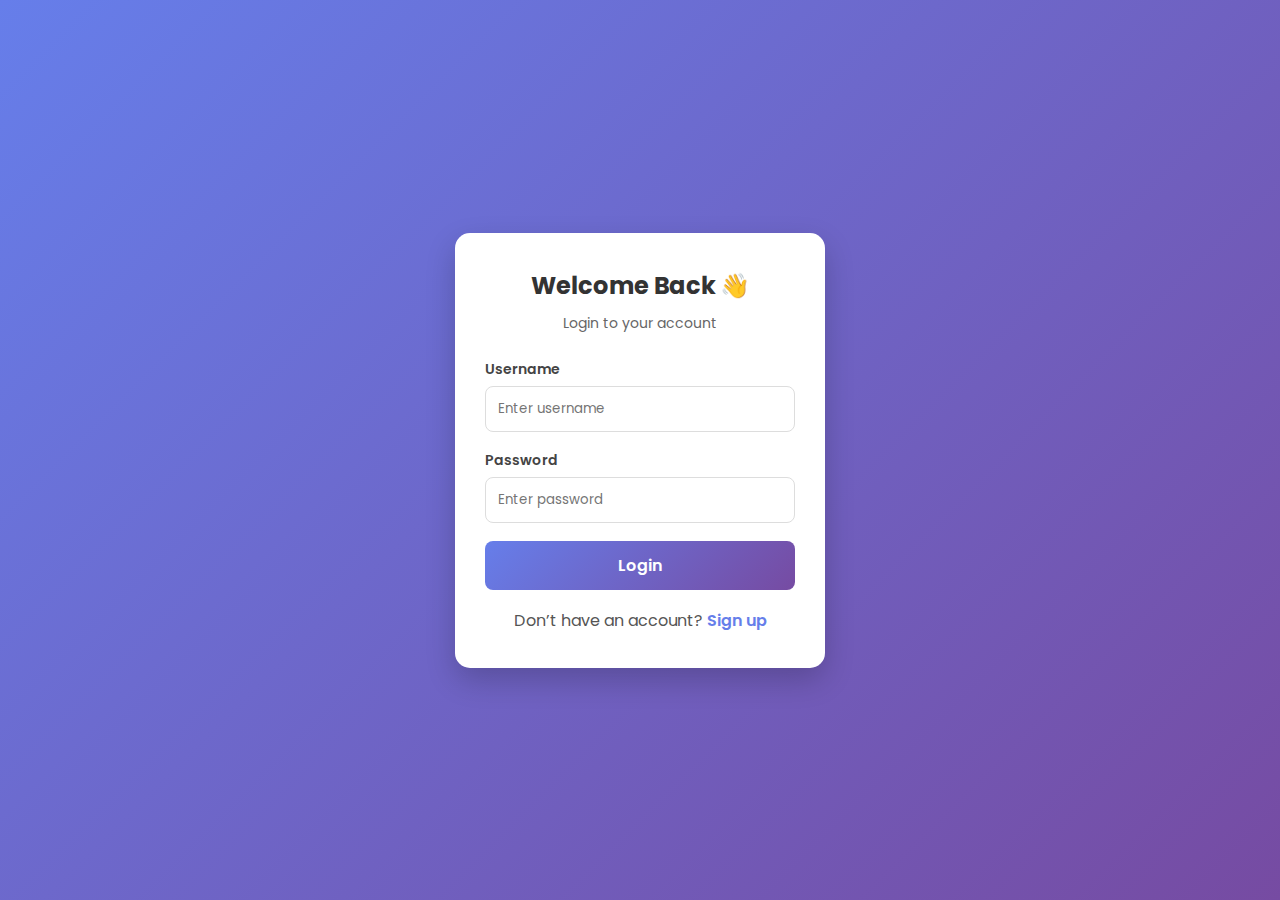
<file: index.html>
<!DOCTYPE html>
<html lang="en">
<head>
    <meta charset="UTF-8">
    <meta name="viewport" content="width=device-width, initial-scale=1.0">
    <title>Login | Smart Portal</title>
    <link rel="stylesheet" href="auth.css">
</head>
<body>
    <div class="auth-container">
        <div class="form-box">
            <h2>Welcome Back 👋</h2>
            <p class="subtitle">Login to your account</p>

            <form action="login.php" method="POST">
                <div class="input-group">
                    <label for="username">Username</label>
                    <input type="text" name="username" id="username" placeholder="Enter username" required>
                </div>

                <div class="input-group">
                    <label for="password">Password</label>
                    <input type="password" name="password" id="password" placeholder="Enter password" required>
                </div>

                <button type="submit" class="btn">Login</button>

                <p class="switch-text">Don’t have an account? 
                    <a href="signup.html">Sign up</a>
                </p>
            </form>
        </div>
    </div>
</body>
</html>
</file>
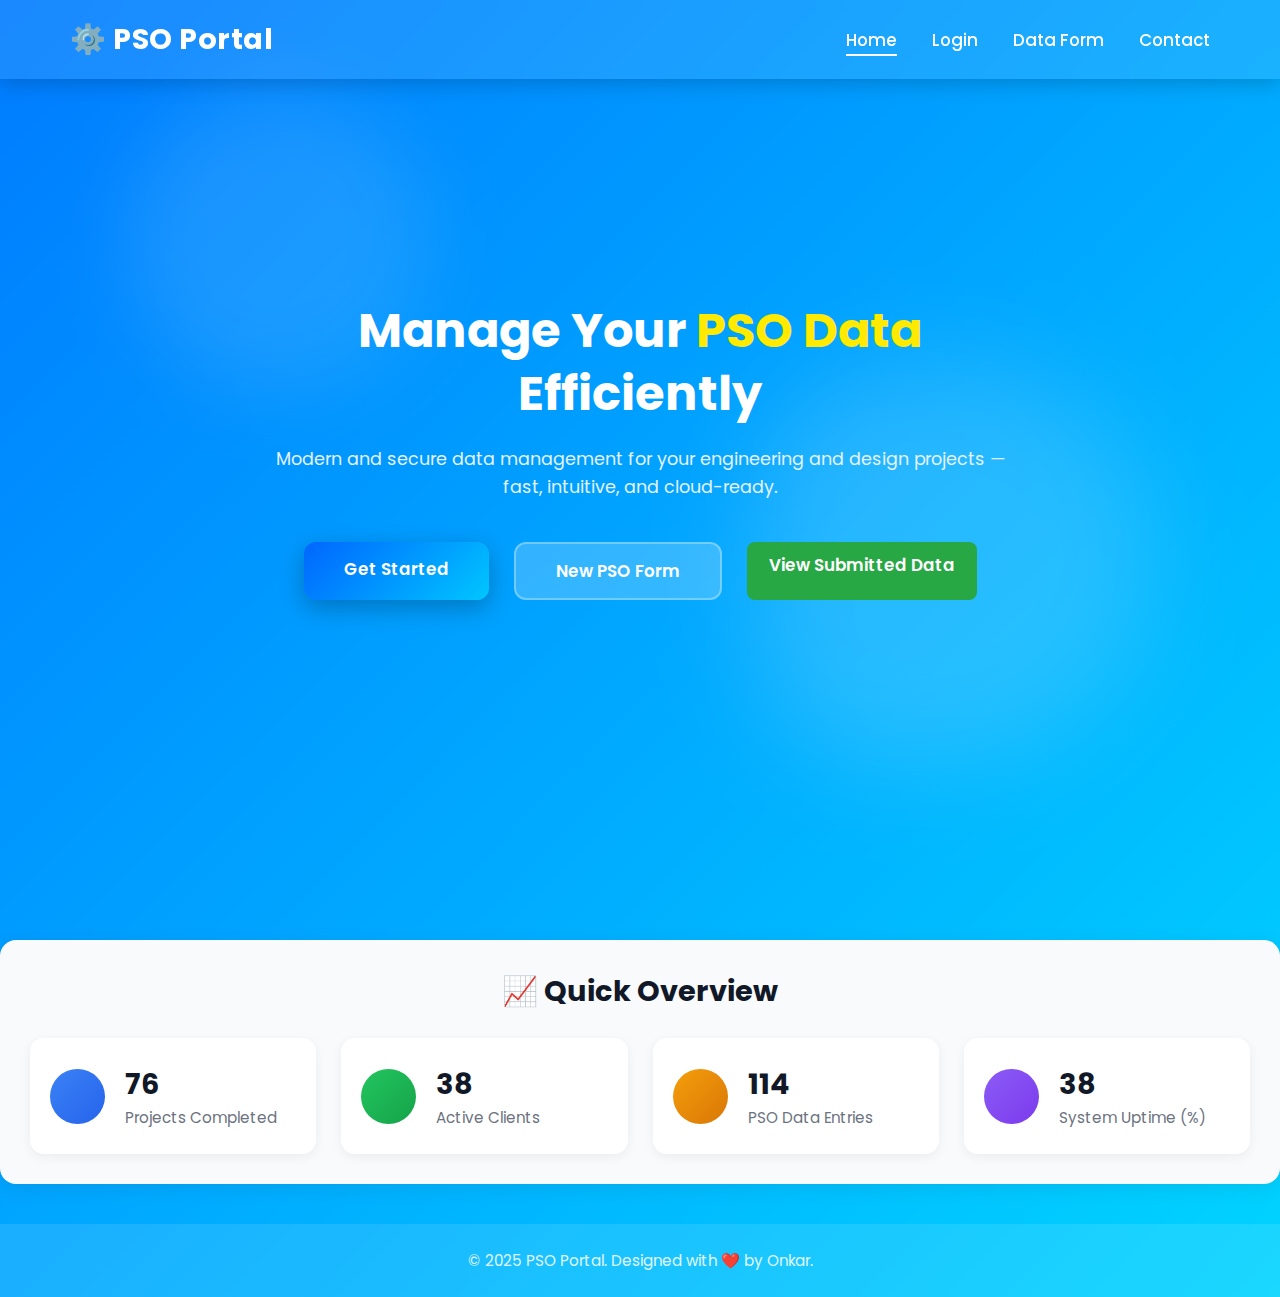
<file: home.html>
<!DOCTYPE html>
<html lang="en">
<head>
    <meta charset="UTF-8">
    <meta name="viewport" content="width=device-width, initial-scale=1.0">
    <title>Home | PSO Data Portal</title>
    <link rel="stylesheet" href="home.css">
</head>
<body>
    <header>
        <nav class="navbar">
            <div class="logo">⚙️ PSO Portal</div>
            <ul class="nav-links">
                <li><a href="home.html" class="active">Home</a></li>
                <li><a href="index.html">Login</a></li>
                <li><a href="new_form.html">Data Form</a></li>
                <li><a href="contact.html">Contact</a></li>
            </ul>
        </nav>
    </header>

    <section class="hero">
        <div class="hero-content">
            <h1>Manage Your <span>PSO Data</span> Efficiently</h1>
            <p>Modern and secure data management for your engineering and design projects — fast, intuitive, and cloud-ready.</p>
            <div class="buttons">
                <a href="index.html" class="btn primary">Get Started</a>
                <a href="new_form.html" class="btn secondary">New PSO Form</a>
                 <a href="show_pso.html" class="btn success">View Submitted Data</a>
            </div>
        </div>
        <div class="hero-graphics">
            <div class="circle"></div>
            <div class="blob"></div>
        </div>
    </section>

<!-- 📊 Dashboard Stats Overview -->
<section class="dashboard-stats">
  <h2 class="section-title">📈 Quick Overview</h2>
  <div class="stats-wrapper">
    <div class="stat-box">
      <div class="icon-circle bg-blue"><i class="fas fa-folder-open"></i></div>
      <div class="stat-info">
        <h3 class="counter" data-target="120">0</h3>
        <p>Projects Completed</p>
      </div>
    </div>

    <div class="stat-box">
      <div class="icon-circle bg-green"><i class="fas fa-users"></i></div>
      <div class="stat-info">
        <h3 class="counter" data-target="80">0</h3>
        <p>Active Clients</p>
      </div>
    </div>

    <div class="stat-box">
      <div class="icon-circle bg-orange"><i class="fas fa-database"></i></div>
      <div class="stat-info">
        <h3 class="counter" data-target="250">0</h3>
        <p>PSO Data Entries</p>
      </div>
    </div>

    <div class="stat-box">
      <div class="icon-circle bg-purple"><i class="fas fa-signal"></i></div>
      <div class="stat-info">
        <h3 class="counter" data-target="99">0</h3>
        <p>System Uptime (%)</p>
      </div>
    </div>
  </div>
</section>



    <footer>
        <p>© 2025 PSO Portal. Designed with ❤️ by Onkar.</p>
    </footer>

<script>
  // Counter animation
  document.querySelectorAll(".counter").forEach(counter => {
    counter.innerText = "0";
    const updateCounter = () => {
      const target = +counter.getAttribute("data-target");
      const current = +counter.innerText;
      const increment = target / 100;
      if (current < target) {
        counter.innerText = `${Math.ceil(current + increment)}`;
        setTimeout(updateCounter, 20);
      } else {
        counter.innerText = target;
      }
    };
    updateCounter();
  });
</script>


</body>
</html>
</file>
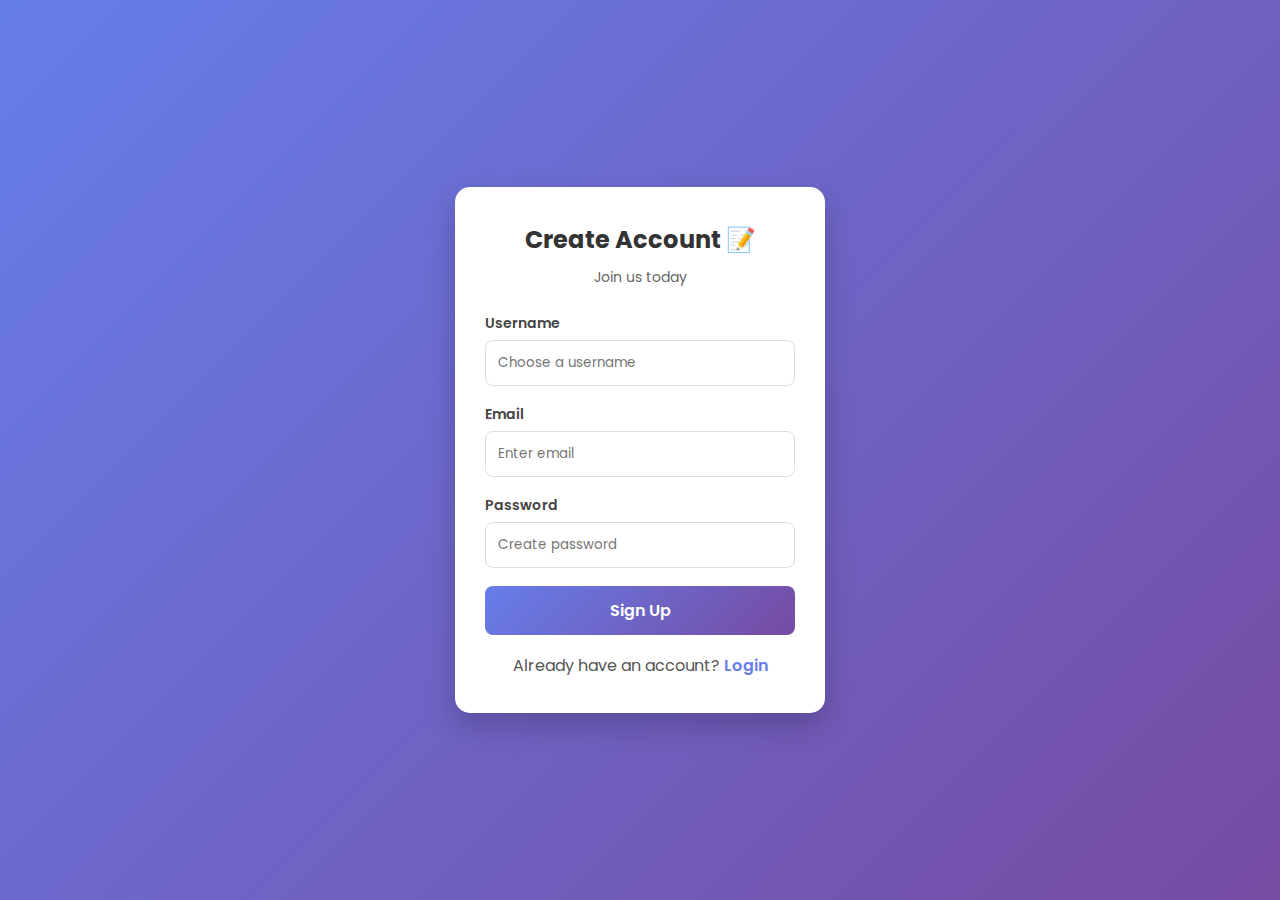
<file: signup.html>
<!DOCTYPE html>
<html lang="en">
<head>
    <meta charset="UTF-8">
    <meta name="viewport" content="width=device-width, initial-scale=1.0">
    <title>Signup | Smart Portal</title>
    <link rel="stylesheet" href="auth.css">
</head>
<body>
    <div class="auth-container">
        <div class="form-box">
            <h2>Create Account 📝</h2>
            <p class="subtitle">Join us today</p>

            <form action="signup.php" method="POST">
                <div class="input-group">
                    <label for="username">Username</label>
                    <input type="text" name="username" id="username" placeholder="Choose a username" required>
                </div>

                <div class="input-group">
                    <label for="email">Email</label>
                    <input type="email" name="email" id="email" placeholder="Enter email" required>
                </div>

                <div class="input-group">
                    <label for="password">Password</label>
                    <input type="password" name="password" id="password" placeholder="Create password" required>
                </div>

                <button type="submit" class="btn">Sign Up</button>

                <p class="switch-text">Already have an account? 
                    <a href="index.html">Login</a>
                </p>
            </form>
        </div>
    </div>
</body>
</html>
</file>
<file: auth.css>
@import url('https://fonts.googleapis.com/css2?family=Poppins:wght@400;600&display=swap');

* {
    margin: 0;
    padding: 0;
    box-sizing: border-box;
    font-family: "Poppins", sans-serif;
}

body {
    background: linear-gradient(135deg, #667eea, #764ba2);
    height: 100vh;
    display: flex;
    justify-content: center;
    align-items: center;
    animation: fadeIn 1s ease-in-out;
}

/* Card Container */
.auth-container {
    width: 100%;
    max-width: 420px;
    padding: 25px;
    animation: slideUp 1s ease;
}

/* Card Styling */
.form-box {
    background: #fff;
    border-radius: 15px;
    box-shadow: 0 12px 30px rgba(0, 0, 0, 0.2);
    padding: 35px 30px;
    transition: transform 0.4s ease, box-shadow 0.4s ease;
}

.form-box:hover {
    transform: translateY(-8px);
    box-shadow: 0 16px 40px rgba(0, 0, 0, 0.25);
}

/* Headings */
h2 {
    text-align: center;
    color: #333;
    margin-bottom: 10px;
}

.subtitle {
    text-align: center;
    color: #666;
    margin-bottom: 25px;
    font-size: 14px;
}

/* Input Fields */
.input-group {
    margin-bottom: 18px;
}

label {
    font-size: 14px;
    font-weight: 600;
    color: #444;
    display: block;
    margin-bottom: 6px;
}

input {
    width: 100%;
    padding: 12px;
    border: 1px solid #ddd;
    border-radius: 8px;
    outline: none;
    transition: all 0.3s;
}

input:focus {
    border-color: #667eea;
    box-shadow: 0 0 6px rgba(102, 126, 234, 0.5);
    transform: scale(1.02);
}

/* Button */
.btn {
    width: 100%;
    background: linear-gradient(135deg, #667eea, #764ba2);
    color: #fff;
    border: none;
    padding: 12px;
    font-size: 16px;
    border-radius: 8px;
    cursor: pointer;
    font-weight: 600;
    transition: all 0.3s ease;
}

.btn:hover {
    background: linear-gradient(135deg, #5a6be1, #6d3b9e);
    transform: scale(1.05);
}

/* Switch Text */
.switch-text {
    text-align: center;
    margin-top: 18px;
    color: #555;
}

.switch-text a {
    color: #667eea;
    text-decoration: none;
    font-weight: 600;
}

.switch-text a:hover {
    text-decoration: underline;
}

/* Animations */
@keyframes fadeIn {
    from { opacity: 0; }
    to { opacity: 1; }
}

@keyframes slideUp {
    from { transform: translateY(50px); opacity: 0; }
    to { transform: translateY(0); opacity: 1; }
}
</file>
<file: home.css>
@import url('https://fonts.googleapis.com/css2?family=Poppins:wght@400;600;700&display=swap');

* {
    margin: 0;
    padding: 0;
    box-sizing: border-box;
}

body {
    font-family: 'Poppins', sans-serif;
    background: linear-gradient(135deg, #007bff, #00d4ff);
    min-height: 100vh;
    color: #fff;
    overflow-x: hidden;
    position: relative;
}

/* Navbar */
.navbar {
    width: 100%;
    display: flex;
    justify-content: space-between;
    align-items: center;
    padding: 18px 70px;
    position: fixed;
    top: 0;
    left: 0;
    background: rgba(255, 255, 255, 0.1);
    backdrop-filter: blur(10px);
    box-shadow: 0 4px 20px rgba(0, 0, 0, 0.2);
    z-index: 100;
}

.logo {
    font-size: 1.8em;
    font-weight: 700;
    letter-spacing: 0.5px;
    color: #fff;
}

.nav-links {
    list-style: none;
    display: flex;
    gap: 35px;
}

.nav-links a {
    text-decoration: none;
    color: #fff;
    font-weight: 500;
    font-size: 1.05em;
    position: relative;
    transition: 0.3s;
}

.nav-links a::after {
    content: "";
    position: absolute;
    bottom: -4px;
    left: 0;
    height: 2px;
    width: 0%;
    background: #fff;
    transition: width 0.3s ease;
}

.nav-links a:hover::after,
.nav-links a.active::after {
    width: 100%;
}

/* Hero Section */
.hero {
    display: flex;
    justify-content: center;
    align-items: center;
    height: 100vh;
    text-align: center;
    flex-direction: column;
    position: relative;
    padding: 0 20px;
}

.hero-content {
    max-width: 750px;
    z-index: 2;
    animation: fadeIn 1s ease forwards;
}

.hero-content h1 {
    font-size: 3em;
    font-weight: 700;
    line-height: 1.3;
    margin-bottom: 20px;
}

.hero-content h1 span {
    color: #ffea00;
}

.hero-content p {
    font-size: 1.1em;
    line-height: 1.6;
    color: #e3f2fd;
    margin-bottom: 40px;
}

/* Buttons */
.buttons {
    display: flex;
    justify-content: center;
    gap: 25px;
}

.btn {
    padding: 14px 40px;
    border-radius: 12px;
    text-decoration: none;
    font-weight: 600;
    font-size: 1.05em;
    transition: all 0.3s ease;
}

.btn.success {
  background: #28a745;
  color: white;
  padding: 10px 22px;
  border-radius: 8px;
  text-decoration: none;
  transition: 0.3s;
}

.btn.success:hover {
  background: #218838;
}



.primary {
    background: linear-gradient(135deg, #0066ff, #00c6ff);
    color: white;
    box-shadow: 0 8px 25px rgba(0, 0, 0, 0.25);
}

.primary:hover {
    background: linear-gradient(135deg, #0052cc, #0099ff);
    transform: translateY(-3px);
    box-shadow: 0 12px 30px rgba(0, 0, 0, 0.3);
}

.secondary {
    background: rgba(255, 255, 255, 0.2);
    border: 2px solid rgba(255, 255, 255, 0.3);
    color: #fff;
}

.secondary:hover {
    background: rgba(255, 255, 255, 0.4);
    color: #004aad;
    transform: translateY(-3px);
}

/* Decorative shapes */
.hero-graphics .circle {
    position: absolute;
    width: 300px;
    height: 300px;
    border-radius: 50%;
    background: rgba(255, 255, 255, 0.1);
    top: 10%;
    left: 10%;
    filter: blur(40px);
    animation: float 6s ease-in-out infinite;
}

.hero-graphics .blob {
    position: absolute;
    width: 400px;
    height: 400px;
    border-radius: 45% 55% 60% 40%;
    background: rgba(255, 255, 255, 0.15);
    right: 10%;
    bottom: 15%;
    filter: blur(50px);
    animation: blobMove 8s ease-in-out infinite;
}

/* Footer */
footer {
    text-align: center;
    padding: 25px;
    font-size: 0.95em;
    color: #e0f7ff;
    background: rgba(255, 255, 255, 0.1);
}

/* Animations */
@keyframes fadeIn {
    from { opacity: 0; transform: translateY(25px); }
    to { opacity: 1; transform: translateY(0); }
}

@keyframes float {
    0%, 100% { transform: translateY(0px); }
    50% { transform: translateY(-20px); }
}

@keyframes blobMove {
    0%, 100% { transform: scale(1) rotate(0deg); }
    50% { transform: scale(1.1) rotate(20deg); }
}

/* Responsive */
@media (max-width: 768px) {
    .navbar {
        flex-direction: column;
        padding: 15px 25px;
    }

    .nav-links {
        flex-wrap: wrap;
        justify-content: center;
        gap: 20px;
    }

    .hero-content h1 {
        font-size: 2.1em;
    }

    .buttons {
        flex-direction: column;
    }

    .btn {
        width: 100%;
    }
}

/* 📊 Dashboard Stats Section */
.dashboard-stats {
  margin: 40px auto;
  padding: 30px;
  background: #f8fafc;
  border-radius: 16px;
  box-shadow: 0 4px 20px rgba(0, 0, 0, 0.08);
  transition: background 0.3s ease;
}

.dashboard-stats.dark-mode {
  background: #1f2937;
}

.section-title {
  font-size: 1.8rem;
  font-weight: 700;
  margin-bottom: 25px;
  color: #111827;
  text-align: center;
}

.stats-wrapper {
  display: grid;
  grid-template-columns: repeat(auto-fit, minmax(230px, 1fr));
  gap: 25px;
}

.stat-box {
  background: white;
  border-radius: 14px;
  padding: 25px 20px;
  display: flex;
  align-items: center;
  gap: 20px;
  transition: all 0.3s ease;
  box-shadow: 0 3px 12px rgba(0, 0, 0, 0.06);
  cursor: pointer;
}

.stat-box:hover {
  transform: translateY(-5px);
  box-shadow: 0 6px 20px rgba(0, 0, 0, 0.12);
}

.icon-circle {
  width: 55px;
  height: 55px;
  border-radius: 50%;
  display: flex;
  align-items: center;
  justify-content: center;
  color: #fff;
  font-size: 22px;
  flex-shrink: 0;
  transition: transform 0.4s ease;
}

.stat-box:hover .icon-circle {
  transform: rotate(15deg) scale(1.1);
}

.bg-blue { background: linear-gradient(135deg, #3b82f6, #2563eb); }
.bg-green { background: linear-gradient(135deg, #22c55e, #16a34a); }
.bg-orange { background: linear-gradient(135deg, #f59e0b, #d97706); }
.bg-purple { background: linear-gradient(135deg, #8b5cf6, #7c3aed); }

.stat-info h3 {
  font-size: 1.8rem;
  font-weight: 700;
  color: #111827;
}

.stat-info p {
  font-size: 0.95rem;
  color: #6b7280;
}

/* Dark mode support */
.dashboard-stats.dark-mode .section-title {
  color: #e5e7eb;
}

.dashboard-stats.dark-mode .stat-box {
  background: #374151;
}

.dashboard-stats.dark-mode .stat-info h3 {
  color: #f3f4f6;
}

.dashboard-stats.dark-mode .stat-info p {
  color: #9ca3af;
}
</file>
